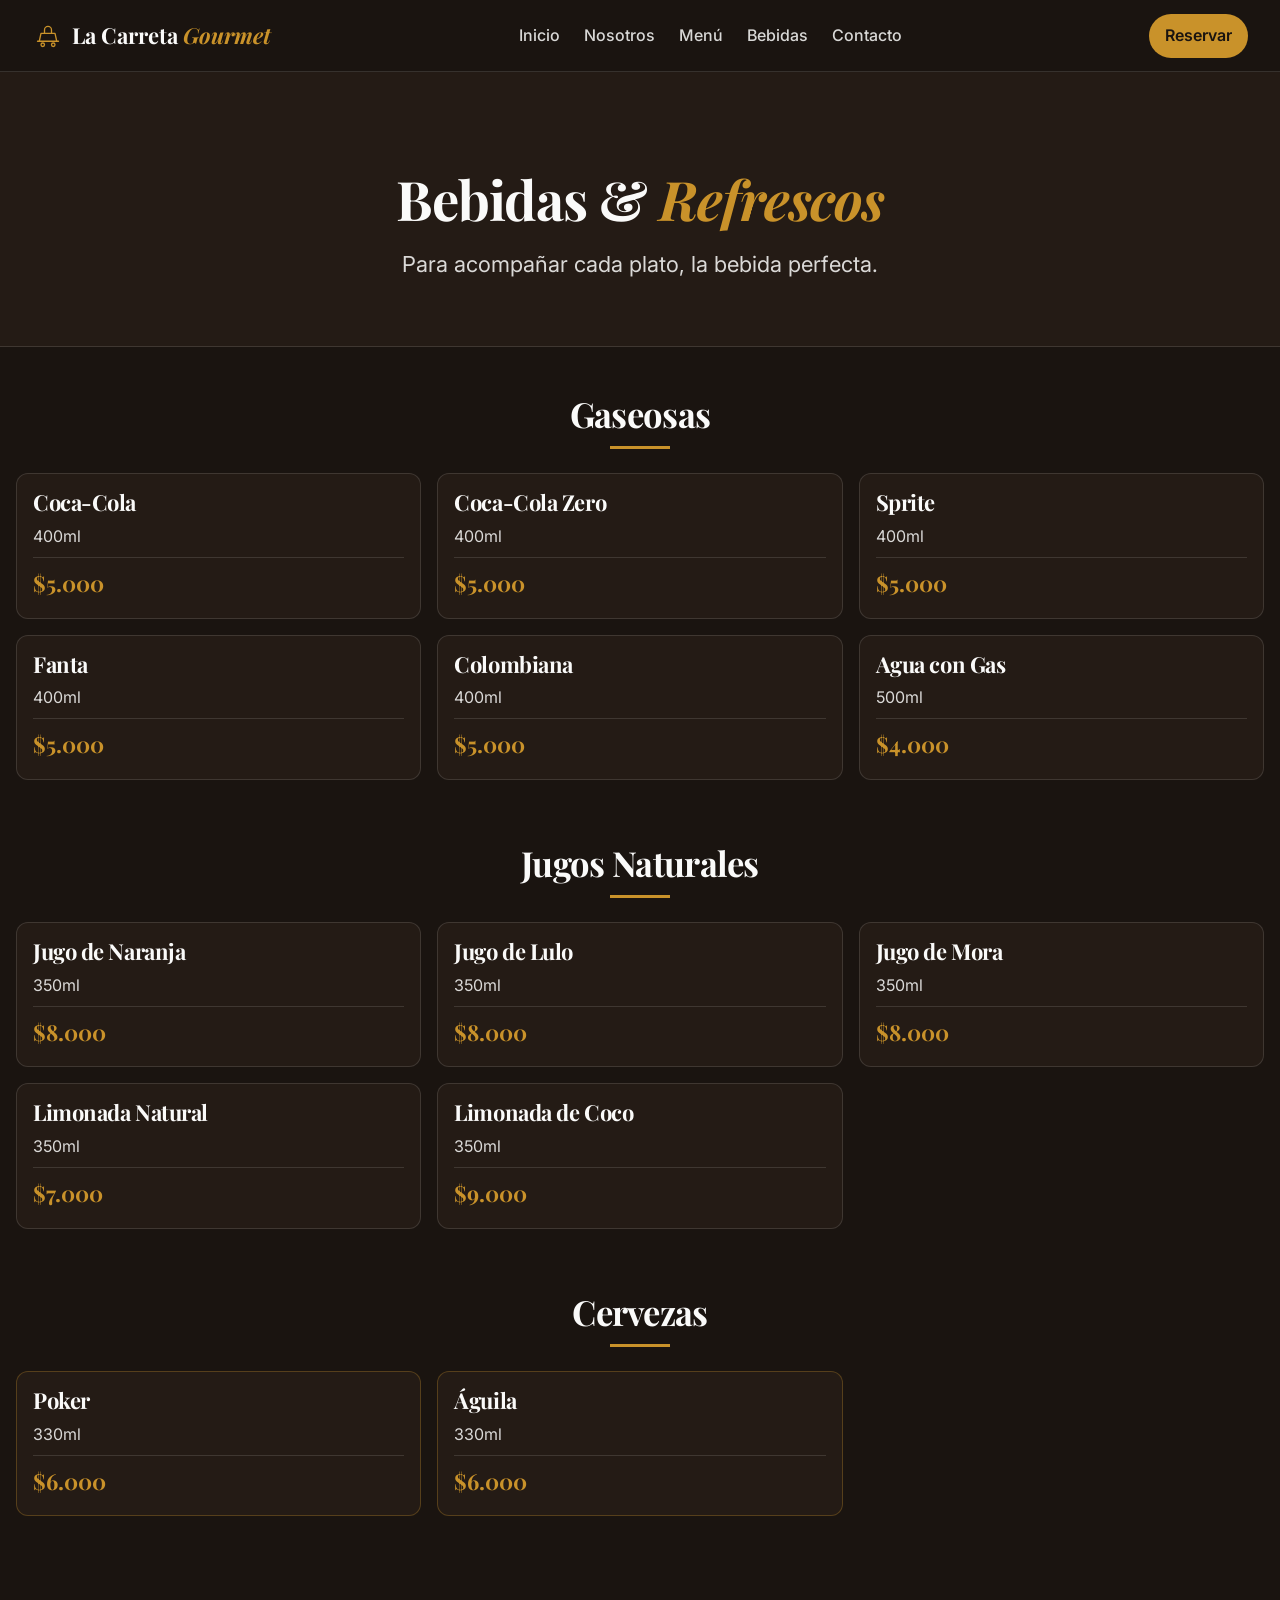
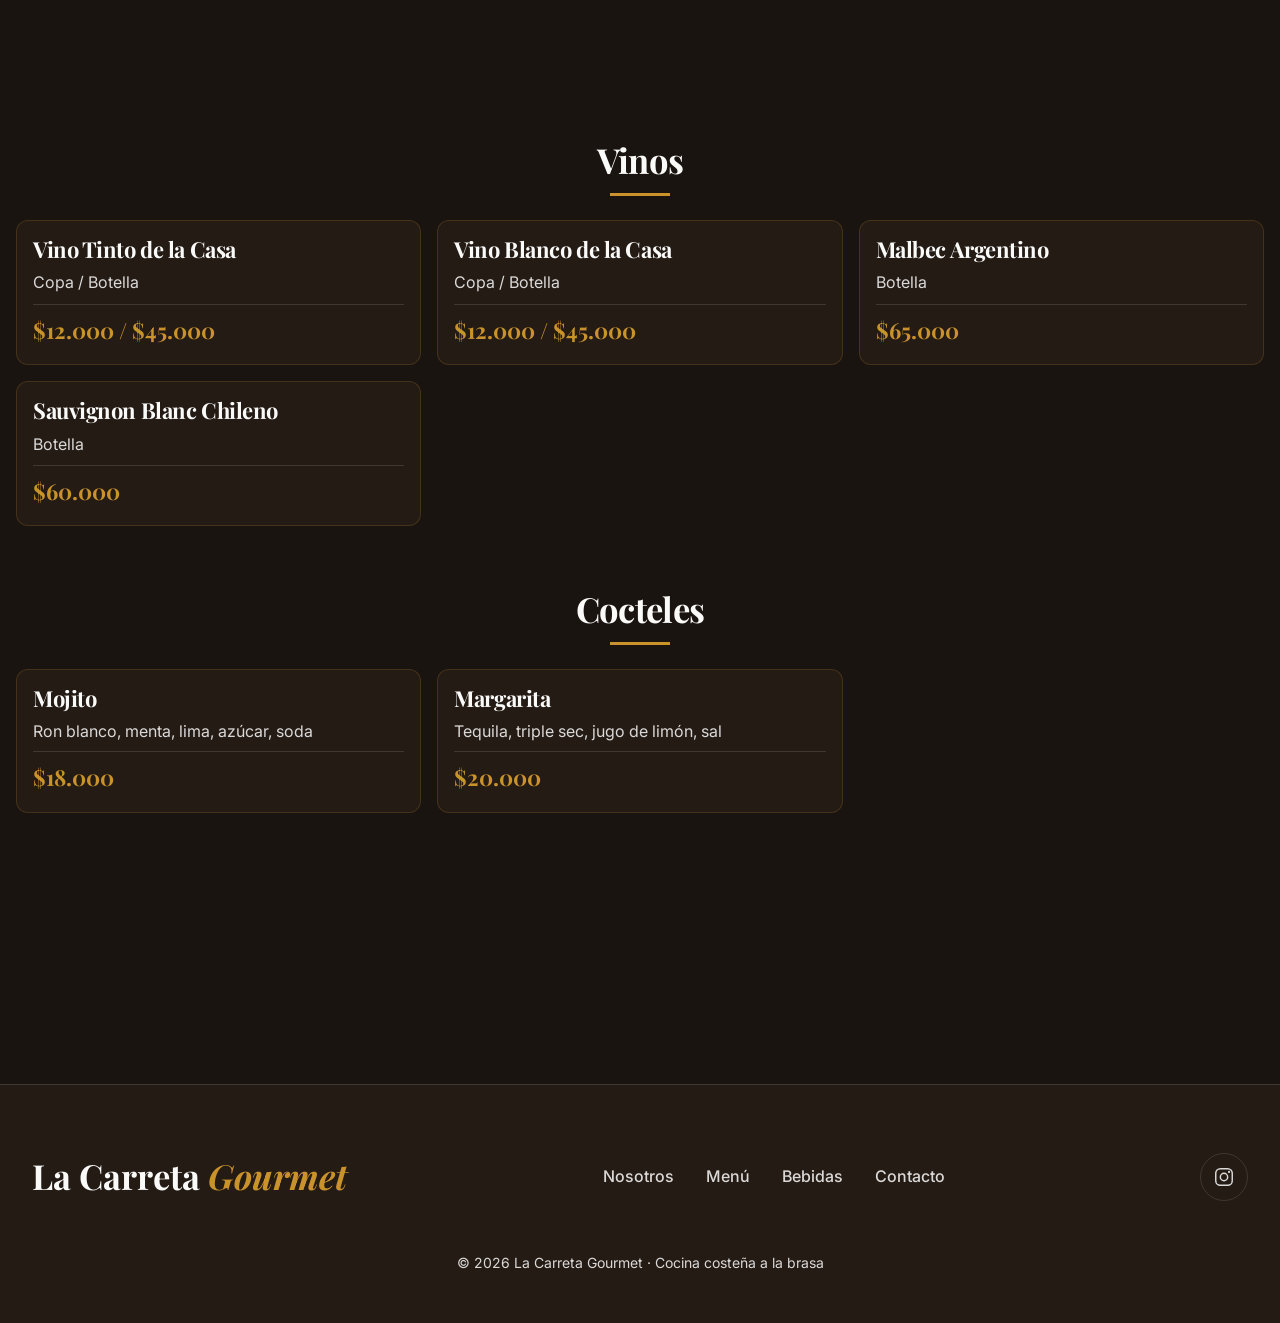
<file: bebidas.html>
<!DOCTYPE html>
<html lang="es">
<head>
  <meta charset="UTF-8" />
  <meta name="viewport" content="width=device-width, initial-scale=1" />
  <meta name="theme-color" content="#1a1410" />
  <meta name="description" content="Bebidas de La Carreta Gourmet - Gaseosas, jugos, cervezas, vinos y cocteles" />
  <title>Bebidas - La Carreta Gourmet</title>

  <link rel="preconnect" href="https://fonts.googleapis.com" />
  <link rel="preconnect" href="https://fonts.gstatic.com" crossorigin />
  <link
    href="https://fonts.googleapis.com/css2?family=Playfair+Display:ital,wght@0,500;0,600;0,700;0,800;1,500&family=Inter:wght@300;400;500;600&display=swap"
    rel="stylesheet"
  />

  <link rel="stylesheet" href="styles.css" />
  <script>document.documentElement.classList.add('js')</script>
</head>
<body>
  <a class="skip-link" href="#bebidas">Saltar al contenido</a>

  <!-- ===== NAV ===== -->
  <header class="nav" data-nav>
    <a class="nav__brand" href="index.html" aria-label="La Carreta Gourmet, inicio">
      <span class="nav__mark" aria-hidden="true">
        <svg viewBox="0 0 32 32" width="28" height="28" fill="none">
          <path d="M4 22h24M6 22l2-9h16l2 9M12 13V9a4 4 0 0 1 8 0v4" stroke="currentColor" stroke-width="1.5" stroke-linecap="round" stroke-linejoin="round"/>
          <circle cx="10" cy="26" r="2" stroke="currentColor" stroke-width="1.5"/>
          <circle cx="22" cy="26" r="2" stroke="currentColor" stroke-width="1.5"/>
        </svg>
      </span>
      <span class="nav__wordmark">
        La Carreta <em>Gourmet</em>
      </span>
    </a>

    <nav class="nav__links" data-nav-links aria-label="Principal">
      <a href="index.html">Inicio</a>
      <a href="index.html#nosotros">Nosotros</a>
      <a href="menu.html">Menú</a>
      <a href="bebidas.html" aria-current="page">Bebidas</a>
      <a href="contacto.html">Contacto</a>
    </nav>

    <a href="contacto.html" class="nav__cta">Reservar</a>

    <button class="nav__burger" data-burger aria-expanded="false" aria-controls="mobile-menu" aria-label="Abrir menú">
      <span></span><span></span><span></span>
    </button>
  </header>

  <div class="mobile-menu" id="mobile-menu" data-mobile-menu hidden>
    <a href="index.html">Inicio</a>
    <a href="index.html#nosotros">Nosotros</a>
    <a href="menu.html">Menú</a>
    <a href="bebidas.html">Bebidas</a>
    <a href="contacto.html">Contacto</a>
    <a href="contacto.html" class="nav__cta">Reserva tu mesa</a>
  </div>

  <main>
    <!-- ===== BEBIDAS HERO ===== -->
    <section class="page-hero">
      <div class="page-hero__content">
        <h1 class="page-hero__title">Bebidas & <em>Refrescos</em></h1>
        <p class="page-hero__lede">
          Para acompañar cada plato, la bebida perfecta.
        </p>
      </div>
    </section>

    <!-- ===== BEBIDAS GRID ===== -->
    <section class="bebidas-page" id="bebidas">
      <!-- GASEOSAS -->
      <div class="bebidas-section">
        <h2 class="bebidas-section__title">Gaseosas</h2>
        <div class="bebidas-grid">
          <article class="bebida-card">
            <h3 class="bebida-card__name">Coca-Cola</h3>
            <p class="bebida-card__size">400ml</p>
            <p class="bebida-card__price">$5.000</p>
          </article>
          <article class="bebida-card">
            <h3 class="bebida-card__name">Coca-Cola Zero</h3>
            <p class="bebida-card__size">400ml</p>
            <p class="bebida-card__price">$5.000</p>
          </article>
          <article class="bebida-card">
            <h3 class="bebida-card__name">Sprite</h3>
            <p class="bebida-card__size">400ml</p>
            <p class="bebida-card__price">$5.000</p>
          </article>
          <article class="bebida-card">
            <h3 class="bebida-card__name">Fanta</h3>
            <p class="bebida-card__size">400ml</p>
            <p class="bebida-card__price">$5.000</p>
          </article>
          <article class="bebida-card">
            <h3 class="bebida-card__name">Colombiana</h3>
            <p class="bebida-card__size">400ml</p>
            <p class="bebida-card__price">$5.000</p>
          </article>
          <article class="bebida-card">
            <h3 class="bebida-card__name">Agua con Gas</h3>
            <p class="bebida-card__size">500ml</p>
            <p class="bebida-card__price">$4.000</p>
          </article>
        </div>
      </div>

      <!-- JUGOS -->
      <div class="bebidas-section">
        <h2 class="bebidas-section__title">Jugos Naturales</h2>
        <div class="bebidas-grid">
          <article class="bebida-card">
            <h3 class="bebida-card__name">Jugo de Naranja</h3>
            <p class="bebida-card__size">350ml</p>
            <p class="bebida-card__price">$8.000</p>
          </article>
          <article class="bebida-card">
            <h3 class="bebida-card__name">Jugo de Lulo</h3>
            <p class="bebida-card__size">350ml</p>
            <p class="bebida-card__price">$8.000</p>
          </article>
          <article class="bebida-card">
            <h3 class="bebida-card__name">Jugo de Mora</h3>
            <p class="bebida-card__size">350ml</p>
            <p class="bebida-card__price">$8.000</p>
          </article>
          <article class="bebida-card">
            <h3 class="bebida-card__name">Limonada Natural</h3>
            <p class="bebida-card__size">350ml</p>
            <p class="bebida-card__price">$7.000</p>
          </article>
          <article class="bebida-card">
            <h3 class="bebida-card__name">Limonada de Coco</h3>
            <p class="bebida-card__size">350ml</p>
            <p class="bebida-card__price">$9.000</p>
          </article>
        </div>
      </div>

      <!-- CERVEZAS -->
      <div class="bebidas-section">
        <h2 class="bebidas-section__title">Cervezas</h2>
        <div class="bebidas-grid">
          <article class="bebida-card bebida-card--featured">
            <h3 class="bebida-card__name">Poker</h3>
            <p class="bebida-card__size">330ml</p>
            <p class="bebida-card__price">$6.000</p>
          </article>
          <article class="bebida-card bebida-card--featured">
            <h3 class="bebida-card__name">Águila</h3>
            <p class="bebida-card__size">330ml</p>
            <p class="bebida-card__price">$6.000</p>
          </article>
          <article class="bebida-card bebida-card--featured">
            <h3 class="bebida-card__name">Club Colombia</h3>
            <p class="bebida-card__size">330ml</p>
            <p class="bebida-card__price">$7.500</p>
          </article>
          <article class="bebida-card bebida-card--featured">
            <h3 class="bebida-card__name">Corona</h3>
            <p class="bebida-card__size">355ml</p>
            <p class="bebida-card__price">$9.000</p>
          </article>
          <article class="bebida-card bebida-card--featured">
            <h3 class="bebida-card__name">Stella Artois</h3>
            <p class="bebida-card__size">330ml</p>
            <p class="bebida-card__price">$10.000</p>
          </article>
        </div>
      </div>

      <!-- VINOS -->
      <div class="bebidas-section">
        <h2 class="bebidas-section__title">Vinos</h2>
        <div class="bebidas-grid">
          <article class="bebida-card bebida-card--wine">
            <h3 class="bebida-card__name">Vino Tinto de la Casa</h3>
            <p class="bebida-card__size">Copa / Botella</p>
            <p class="bebida-card__price">$12.000 / $45.000</p>
          </article>
          <article class="bebida-card bebida-card--wine">
            <h3 class="bebida-card__name">Vino Blanco de la Casa</h3>
            <p class="bebida-card__size">Copa / Botella</p>
            <p class="bebida-card__price">$12.000 / $45.000</p>
          </article>
          <article class="bebida-card bebida-card--wine">
            <h3 class="bebida-card__name">Malbec Argentino</h3>
            <p class="bebida-card__size">Botella</p>
            <p class="bebida-card__price">$65.000</p>
          </article>
          <article class="bebida-card bebida-card--wine">
            <h3 class="bebida-card__name">Sauvignon Blanc Chileno</h3>
            <p class="bebida-card__size">Botella</p>
            <p class="bebida-card__price">$60.000</p>
          </article>
        </div>
      </div>

      <!-- COCTELES -->
      <div class="bebidas-section">
        <h2 class="bebidas-section__title">Cocteles</h2>
        <div class="bebidas-grid">
          <article class="bebida-card bebida-card--cocktail">
            <h3 class="bebida-card__name">Mojito</h3>
            <p class="bebida-card__desc">Ron blanco, menta, lima, azúcar, soda</p>
            <p class="bebida-card__price">$18.000</p>
          </article>
          <article class="bebida-card bebida-card--cocktail">
            <h3 class="bebida-card__name">Margarita</h3>
            <p class="bebida-card__desc">Tequila, triple sec, jugo de limón, sal</p>
            <p class="bebida-card__price">$20.000</p>
          </article>
          <article class="bebida-card bebida-card--cocktail">
            <h3 class="bebida-card__name">Piña Colada</h3>
            <p class="bebida-card__desc">Ron, piña, leche de coco, crema</p>
            <p class="bebida-card__price">$19.000</p>
          </article>
          <article class="bebida-card bebida-card--cocktail">
            <h3 class="bebida-card__name">Coco Loco</h3>
            <p class="bebida-card__desc">Vodka, ron, tequila, coco, piña</p>
            <p class="bebida-card__price">$22.000</p>
          </article>
          <article class="bebida-card bebida-card--cocktail">
            <h3 class="bebida-card__name">Michelada</h3>
            <p class="bebida-card__desc">Cerveza, limón, sal, salsa inglesa, picante</p>
            <p class="bebida-card__price">$15.000</p>
          </article>
        </div>
      </div>
    </section>
  </main>

  <!-- ===== FOOTER ===== -->
  <footer class="footer">
    <div class="footer__inner">
      <a class="footer__brand" href="index.html">
        La Carreta <em>Gourmet</em>
      </a>
      <nav class="footer__links" aria-label="Pie de página">
        <a href="index.html#nosotros">Nosotros</a>
        <a href="menu.html">Menú</a>
        <a href="bebidas.html">Bebidas</a>
        <a href="contacto.html">Contacto</a>
      </nav>
      <a
        class="footer__ig"
        href="https://instagram.com"
        target="_blank"
        rel="noopener noreferrer"
        aria-label="Síguenos en Instagram"
      >
        <svg viewBox="0 0 24 24" width="22" height="22" fill="none" aria-hidden="true">
          <rect x="3" y="3" width="18" height="18" rx="5" stroke="currentColor" stroke-width="1.6"/>
          <circle cx="12" cy="12" r="4" stroke="currentColor" stroke-width="1.6"/>
          <circle cx="17.5" cy="6.5" r="1.2" fill="currentColor"/>
        </svg>
      </a>
    </div>
    <p class="footer__copy">
      © <span data-year></span> La Carreta Gourmet · Cocina costeña a la brasa
    </p>
  </footer>

  <script src="script.js" defer></script>
</body>
</html>
</file>
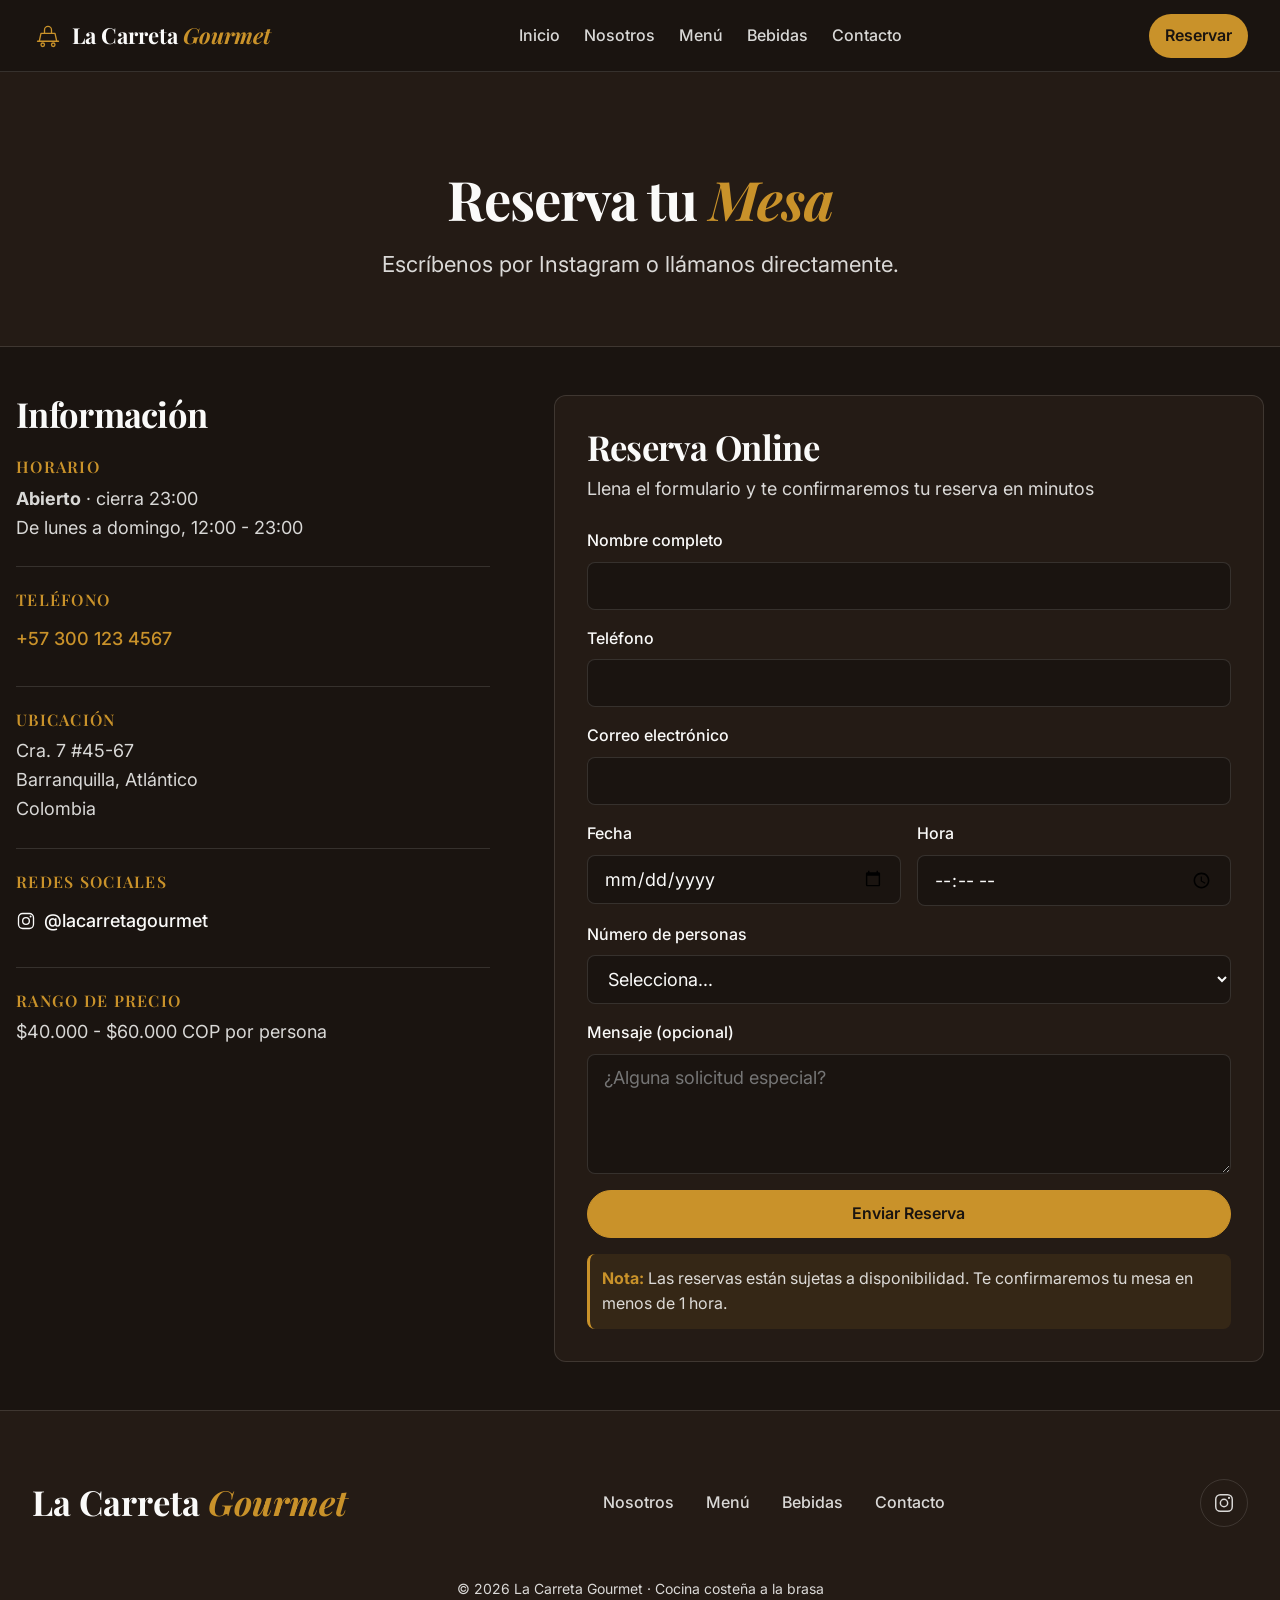
<file: contacto.html>
<!DOCTYPE html>
<html lang="es">
<head>
  <meta charset="UTF-8" />
  <meta name="viewport" content="width=device-width, initial-scale=1" />
  <meta name="theme-color" content="#1a1410" />
  <meta name="description" content="Contacto y reservas - La Carreta Gourmet" />
  <title>Contacto - La Carreta Gourmet</title>

  <link rel="preconnect" href="https://fonts.googleapis.com" />
  <link rel="preconnect" href="https://fonts.gstatic.com" crossorigin />
  <link
    href="https://fonts.googleapis.com/css2?family=Playfair+Display:ital,wght@0,500;0,600;0,700;0,800;1,500&family=Inter:wght@300;400;500;600&display=swap"
    rel="stylesheet"
  />

  <link rel="stylesheet" href="styles.css" />
  <script>document.documentElement.classList.add('js')</script>
</head>
<body>
  <a class="skip-link" href="#contacto">Saltar al contenido</a>

  <!-- ===== NAV ===== -->
  <header class="nav" data-nav>
    <a class="nav__brand" href="index.html" aria-label="La Carreta Gourmet, inicio">
      <span class="nav__mark" aria-hidden="true">
        <svg viewBox="0 0 32 32" width="28" height="28" fill="none">
          <path d="M4 22h24M6 22l2-9h16l2 9M12 13V9a4 4 0 0 1 8 0v4" stroke="currentColor" stroke-width="1.5" stroke-linecap="round" stroke-linejoin="round"/>
          <circle cx="10" cy="26" r="2" stroke="currentColor" stroke-width="1.5"/>
          <circle cx="22" cy="26" r="2" stroke="currentColor" stroke-width="1.5"/>
        </svg>
      </span>
      <span class="nav__wordmark">
        La Carreta <em>Gourmet</em>
      </span>
    </a>

    <nav class="nav__links" data-nav-links aria-label="Principal">
      <a href="index.html">Inicio</a>
      <a href="index.html#nosotros">Nosotros</a>
      <a href="menu.html">Menú</a>
      <a href="bebidas.html">Bebidas</a>
      <a href="contacto.html" aria-current="page">Contacto</a>
    </nav>

    <a href="contacto.html" class="nav__cta" aria-current="page">Reservar</a>

    <button class="nav__burger" data-burger aria-expanded="false" aria-controls="mobile-menu" aria-label="Abrir menú">
      <span></span><span></span><span></span>
    </button>
  </header>

  <div class="mobile-menu" id="mobile-menu" data-mobile-menu hidden>
    <a href="index.html">Inicio</a>
    <a href="index.html#nosotros">Nosotros</a>
    <a href="menu.html">Menú</a>
    <a href="bebidas.html">Bebidas</a>
    <a href="contacto.html">Contacto</a>
    <a href="contacto.html" class="nav__cta">Reserva tu mesa</a>
  </div>

  <main>
    <!-- ===== CONTACTO HERO ===== -->
    <section class="page-hero">
      <div class="page-hero__content">
        <h1 class="page-hero__title">Reserva tu <em>Mesa</em></h1>
        <p class="page-hero__lede">
          Escríbenos por Instagram o llámanos directamente.
        </p>
      </div>
    </section>

    <!-- ===== CONTACTO CONTENT ===== -->
    <section class="contacto-page" id="contacto">
      <div class="contacto-grid">
        <!-- INFO -->
        <div class="contacto-info">
          <h2 class="contacto-info__title">Información</h2>
          
          <div class="contacto-info__block">
            <h3 class="contacto-info__subtitle">Horario</h3>
            <p><strong>Abierto</strong> · cierra 23:00</p>
            <p>De lunes a domingo, 12:00 - 23:00</p>
          </div>

          <div class="contacto-info__block">
            <h3 class="contacto-info__subtitle">Teléfono</h3>
            <p><a href="tel:+573001234567" class="contacto-link">+57 300 123 4567</a></p>
          </div>

          <div class="contacto-info__block">
            <h3 class="contacto-info__subtitle">Ubicación</h3>
            <p>Cra. 7 #45-67<br />Barranquilla, Atlántico<br />Colombia</p>
          </div>

          <div class="contacto-info__block">
            <h3 class="contacto-info__subtitle">Redes Sociales</h3>
            <a href="https://instagram.com" target="_blank" rel="noopener" class="contacto-social">
              <svg viewBox="0 0 24 24" width="20" height="20" fill="none" aria-hidden="true">
                <rect x="3" y="3" width="18" height="18" rx="5" stroke="currentColor" stroke-width="1.6"/>
                <circle cx="12" cy="12" r="4" stroke="currentColor" stroke-width="1.6"/>
                <circle cx="17.5" cy="6.5" r="1.2" fill="currentColor"/>
              </svg>
              @lacarretagourmet
            </a>
          </div>

          <div class="contacto-info__block">
            <h3 class="contacto-info__subtitle">Rango de Precio</h3>
            <p>$40.000 - $60.000 COP por persona</p>
          </div>
        </div>

        <!-- FORM -->
        <div class="contacto-form-wrapper">
          <h2 class="contacto-form__title">Reserva Online</h2>
          <p class="contacto-form__subtitle">Llena el formulario y te confirmaremos tu reserva en minutos</p>

          <form class="contacto-form" id="reservationForm">
            <div class="form-group">
              <label for="name">Nombre completo</label>
              <input type="text" id="name" name="name" required />
            </div>

            <div class="form-group">
              <label for="phone">Teléfono</label>
              <input type="tel" id="phone" name="phone" required />
            </div>

            <div class="form-group">
              <label for="email">Correo electrónico</label>
              <input type="email" id="email" name="email" required />
            </div>

            <div class="form-row">
              <div class="form-group">
                <label for="date">Fecha</label>
                <input type="date" id="date" name="date" required />
              </div>

              <div class="form-group">
                <label for="time">Hora</label>
                <input type="time" id="time" name="time" required />
              </div>
            </div>

            <div class="form-group">
              <label for="guests">Número de personas</label>
              <select id="guests" name="guests" required>
                <option value="">Selecciona...</option>
                <option value="1">1 persona</option>
                <option value="2">2 personas</option>
                <option value="3">3 personas</option>
                <option value="4">4 personas</option>
                <option value="5">5 personas</option>
                <option value="6">6 personas</option>
                <option value="7">7 personas</option>
                <option value="8">8 personas</option>
                <option value="9+">9+ personas</option>
              </select>
            </div>

            <div class="form-group">
              <label for="message">Mensaje (opcional)</label>
              <textarea id="message" name="message" rows="4" placeholder="¿Alguna solicitud especial?"></textarea>
            </div>

            <button type="submit" class="btn btn--gold btn--full">Enviar Reserva</button>
          </form>

          <p class="contacto-form__note">
            <strong>Nota:</strong> Las reservas están sujetas a disponibilidad. Te confirmaremos tu mesa en menos de 1 hora.
          </p>
        </div>
      </div>
    </section>
  </main>

  <!-- ===== FOOTER ===== -->
  <footer class="footer">
    <div class="footer__inner">
      <a class="footer__brand" href="index.html">
        La Carreta <em>Gourmet</em>
      </a>
      <nav class="footer__links" aria-label="Pie de página">
        <a href="index.html#nosotros">Nosotros</a>
        <a href="menu.html">Menú</a>
        <a href="bebidas.html">Bebidas</a>
        <a href="contacto.html">Contacto</a>
      </nav>
      <a
        class="footer__ig"
        href="https://instagram.com"
        target="_blank"
        rel="noopener noreferrer"
        aria-label="Síguenos en Instagram"
      >
        <svg viewBox="0 0 24 24" width="22" height="22" fill="none" aria-hidden="true">
          <rect x="3" y="3" width="18" height="18" rx="5" stroke="currentColor" stroke-width="1.6"/>
          <circle cx="12" cy="12" r="4" stroke="currentColor" stroke-width="1.6"/>
          <circle cx="17.5" cy="6.5" r="1.2" fill="currentColor"/>
        </svg>
      </a>
    </div>
    <p class="footer__copy">
      © <span data-year></span> La Carreta Gourmet · Cocina costeña a la brasa
    </p>
  </footer>

  <script src="script.js" defer></script>
  <script>
    // Form submission
    document.getElementById('reservationForm').addEventListener('submit', (e) => {
      e.preventDefault();
      alert('¡Gracias por tu reserva! Te confirmaremos en breve por WhatsApp o correo.');
      e.target.reset();
    });
  </script>
</body>
</html>
</file>
<file: styles.css>
/* ========================================
   La Carreta Gourmet - Design Tokens & Reset
   ======================================== */

/* ---------- Custom properties ---------- */
:root {
  /* Colors */
  --charcoal: #1a1410;
  --charcoal-raised: #241b15;
  --gold: #c9922a;
  --gold-soft: #a87820;
  --cream: #fafaf9;
  --cream-dim: rgba(250, 250, 249, 0.85);
  --border: rgba(250, 250, 249, 0.12);
  --glass-bg: rgba(26, 20, 16, 0.65);
  --glass-blur: 8px;

  /* Typography */
  --font-display: "Playfair Display", Georgia, serif;
  --font-body: "Inter", system-ui, sans-serif;

  --text-xs: clamp(0.75rem, 0.7rem + 0.25vw, 0.875rem);
  --text-sm: clamp(0.875rem, 0.8rem + 0.35vw, 1rem);
  --text-base: clamp(1rem, 0.925rem + 0.35vw, 1.125rem);
  --text-lg: clamp(1.125rem, 1rem + 0.5vw, 1.375rem);
  --text-xl: clamp(1.5rem, 1.2rem + 1.2vw, 2.25rem);
  --text-2xl: clamp(2rem, 1.4rem + 2.5vw, 3.75rem);

  --leading-tight: 1.15;
  --leading-body: 1.6;
  --tracking-tight: -0.02em;

  /* Spacing (base 4/8) */
  --space-1: 0.25rem;
  --space-2: 0.5rem;
  --space-3: 0.75rem;
  --space-4: 1rem;
  --space-5: 1.25rem;
  --space-6: 1.5rem;
  --space-8: 2rem;
  --space-10: 2.5rem;
  --space-12: 3rem;
  --space-16: 4rem;
  --space-20: 5rem;
  --space-24: 6rem;

  /* Radii */
  --radius-sm: 8px;
  --radius-md: 12px;
  --radius-full: 999px;

  /* Shadows */
  --shadow-card: 0 2px 8px rgba(0, 0, 0, 0.3);

  /* Motion */
  --ease-out: cubic-bezier(0.23, 1, 0.32, 1);
  --ease-in-out: cubic-bezier(0.77, 0, 0.175, 1);
  --dur-fast: 150ms;
  --dur-base: 220ms;
  --dur-slow: 400ms;

  /* Z-index scale */
  --z-nav: 10;
  --z-mobile-menu: 20;
  --z-skip: 30;

  /* Layout */
  --nav-height: 72px;
  --container-max: 1320px;
}

/* ---------- Minimal reset ---------- */
*,
*::before,
*::after {
  box-sizing: border-box;
}

* {
  margin: 0;
  padding: 0;
}

html {
  scroll-behavior: smooth;
}

body {
  min-height: 100dvh;
  font-family: var(--font-body);
  font-size: var(--text-base);
  font-weight: 400;
  line-height: var(--leading-body);
  color: var(--cream);
  background-color: var(--charcoal);
  -webkit-font-smoothing: antialiased;
  -moz-osx-font-smoothing: grayscale;
}

img,
picture,
svg {
  display: block;
  max-width: 100%;
  height: auto;
}

a {
  color: inherit;
  text-decoration: none;
}

button {
  font: inherit;
  color: inherit;
  background: none;
  border: none;
  cursor: pointer;
}

ul,
ol {
  list-style: none;
}

h1,
h2,
h3,
h4 {
  font-family: var(--font-display);
  font-weight: 700;
  line-height: var(--leading-tight);
  letter-spacing: var(--tracking-tight);
  text-wrap: balance;
}

p {
  text-wrap: pretty;
}

:focus-visible {
  outline: 2px solid var(--gold);
  outline-offset: 2px;
}

/* Reduced motion */
@media (prefers-reduced-motion: reduce) {
  html {
    scroll-behavior: auto;
  }

  *,
  *::before,
  *::after {
    animation-duration: 0.01ms !important;
    animation-iteration-count: 1 !important;
    transition-duration: 0.01ms !important;
    scroll-behavior: auto !important;
  }
  
  .reveal,
  [data-reveal]:not([data-stagger]),
  [data-stagger] > * {
    opacity: 1 !important;
    transform: none !important;
    transition: none !important;
  }
}

/* ---------- Scroll reveal ---------- */
/* Disabled - was blocking content visibility */
html.js .reveal,
html.js [data-reveal]:not([data-stagger]),
html.js [data-stagger] > * {
  opacity: 1;
  transform: none;
}

@media (prefers-reduced-motion: reduce) {
  .reveal,
  [data-reveal]:not([data-stagger]),
  [data-stagger] > * {
    opacity: 1;
    transform: none;
    transition: none;
  }
  html.js .reveal,
  html.js [data-reveal]:not([data-stagger]),
  html.js [data-stagger] > * {
    opacity: 1;
    transform: none;
    transition: none;
  }
}

/* ========================================
   Site chrome
   ======================================== */

/* ---------- Skip link ---------- */
.skip-link {
  position: absolute;
  top: var(--space-4);
  left: var(--space-4);
  z-index: var(--z-skip);
  padding: var(--space-3) var(--space-4);
  font-family: var(--font-body);
  font-size: var(--text-sm);
  font-weight: 500;
  color: var(--charcoal);
  background: var(--gold);
  border-radius: var(--radius-sm);
  transform: translateY(-150%);
  transition: transform var(--dur-fast) var(--ease-out);
}

.skip-link:focus {
  transform: translateY(0);
}

/* ---------- Navigation ---------- */
.nav {
  position: sticky;
  top: 0;
  z-index: var(--z-nav);
  display: flex;
  align-items: center;
  justify-content: space-between;
  gap: var(--space-4);
  height: var(--nav-height);
  padding: 0 var(--space-4);
  background: var(--charcoal);
  border-bottom: 1px solid var(--border);
  transition: background-color var(--dur-base) var(--ease-out),
    border-color var(--dur-base) var(--ease-out),
    box-shadow var(--dur-base) var(--ease-out);
}

/* Scrolled (glass) state — toggled via JS on scrollY > 50 */
.nav--scrolled {
  background: var(--glass-bg);
  -webkit-backdrop-filter: blur(var(--glass-blur));
  backdrop-filter: blur(var(--glass-blur));
  border-bottom-color: transparent;
  box-shadow: 0 4px 24px rgba(0, 0, 0, 0.35);
}

.nav__brand {
  display: inline-flex;
  align-items: center;
  gap: var(--space-2);
  min-height: 44px;
  padding: var(--space-2) 0;
  font-family: var(--font-display);
  font-size: var(--text-lg);
  font-weight: 700;
  color: var(--cream);
}

.nav__brand em {
  font-style: italic;
  color: var(--gold);
}

.nav__mark {
  display: inline-flex;
  align-items: center;
  justify-content: center;
  width: 32px;
  height: 32px;
  color: var(--gold);
}

.nav__links {
  display: none;
  align-items: center;
  gap: var(--space-6);
}

.nav__links a {
  display: inline-flex;
  align-items: center;
  min-height: 44px;
  padding: var(--space-2) 0;
  font-size: var(--text-sm);
  font-weight: 500;
  color: var(--cream-dim);
  transition: color var(--dur-fast) var(--ease-out);
}

.nav__links a:hover {
  color: var(--gold);
}

.nav__cta {
  display: none;
  align-items: center;
  justify-content: center;
  min-height: 44px;
  padding: var(--space-2) var(--space-4);
  font-size: var(--text-sm);
  font-weight: 600;
  color: var(--charcoal);
  background: var(--gold);
  border-radius: var(--radius-full);
  transition: background-color var(--dur-fast) var(--ease-out),
    transform var(--dur-fast) var(--ease-out);
}

.nav__cta:hover {
  background: var(--gold-soft);
}

.nav__cta:active {
  transform: scale(0.97);
}

/* ---------- Burger ---------- */
.nav__burger {
  display: inline-flex;
  flex-direction: column;
  align-items: center;
  justify-content: center;
  gap: 5px;
  width: 48px;
  height: 48px;
  color: var(--cream);
  border-radius: var(--radius-sm);
}

.nav__burger span {
  display: block;
  width: 24px;
  height: 2px;
  background: currentColor;
  transition: transform var(--dur-base) var(--ease-out),
    opacity var(--dur-base) var(--ease-out);
}

.nav__burger[aria-expanded="true"] span:nth-child(1) {
  transform: translateY(7px) rotate(45deg);
}

.nav__burger[aria-expanded="true"] span:nth-child(2) {
  opacity: 0;
}

.nav__burger[aria-expanded="true"] span:nth-child(3) {
  transform: translateY(-7px) rotate(-45deg);
}

@media (min-width: 768px) {
  .nav {
    padding: 0 var(--space-8);
  }

  .nav__links,
  .nav__cta {
    display: inline-flex;
  }

  .nav__burger {
    display: none;
  }
}

/* ---------- Smooth-scroll offset ---------- */
section[id] {
  scroll-margin-top: var(--nav-height);
}

/* ---------- Mobile menu ---------- */
.mobile-menu {
  position: fixed;
  inset: var(--nav-height) 0 auto 0;
  z-index: var(--z-mobile-menu);
  display: flex;
  flex-direction: column;
  gap: var(--space-2);
  padding: var(--space-6) var(--space-4) var(--space-8);
  background: var(--charcoal-raised);
  border-bottom: 1px solid var(--border);
  transform-origin: top;
  transform: scaleY(1);
  opacity: 1;
  transition: opacity var(--dur-base) var(--ease-out),
    transform var(--dur-base) var(--ease-out);
}

.mobile-menu[hidden] {
  display: none;
  transform: scaleY(0.95);
  opacity: 0;
}

.mobile-menu a {
  display: flex;
  align-items: center;
  min-height: 48px;
  padding: var(--space-2) 0;
  font-size: var(--text-lg);
  font-weight: 500;
  color: var(--cream);
  border-bottom: 1px solid var(--border);
}

.mobile-menu a:last-of-type {
  border-bottom: none;
}

.mobile-menu .nav__cta {
  display: inline-flex;
  margin-top: var(--space-4);
  color: var(--charcoal);
}

/* ---------- Footer ---------- */
.footer {
  padding: var(--space-12) var(--space-4) var(--space-8);
  background: var(--charcoal-raised);
  border-top: 1px solid var(--border);
}

.footer__inner {
  display: flex;
  flex-direction: column;
  align-items: center;
  gap: var(--space-6);
  max-width: var(--container-max);
  margin: 0 auto;
}

.footer__brand {
  font-family: var(--font-display);
  font-size: var(--text-xl);
  font-weight: 700;
  color: var(--cream);
}

.footer__brand em {
  font-style: italic;
  color: var(--gold);
}

.footer__links {
  display: flex;
  flex-wrap: wrap;
  justify-content: center;
  gap: var(--space-4) var(--space-8);
}

.footer__links a {
  display: inline-flex;
  align-items: center;
  min-height: 44px;
  font-size: var(--text-sm);
  font-weight: 500;
  color: var(--cream-dim);
  transition: color var(--dur-fast) var(--ease-out);
}

.footer__links a:hover {
  color: var(--gold);
}

.footer__ig {
  display: inline-flex;
  align-items: center;
  justify-content: center;
  width: 48px;
  height: 48px;
  color: var(--cream-dim);
  border: 1px solid var(--border);
  border-radius: var(--radius-full);
  transition: color var(--dur-fast) var(--ease-out),
    border-color var(--dur-fast) var(--ease-out),
    transform var(--dur-fast) var(--ease-out);
}

.footer__ig:hover {
  color: var(--gold);
  border-color: var(--gold);
}

.footer__ig:active {
  transform: scale(0.97);
}

.footer__copy {
  margin-top: var(--space-8);
  font-size: var(--text-xs);
  color: var(--cream-dim);
  text-align: center;
}

@media (min-width: 768px) {
  .footer {
    padding: var(--space-16) var(--space-8) var(--space-12);
  }

  .footer__inner {
    flex-direction: row;
    justify-content: space-between;
    gap: var(--space-8);
  }

  .footer__links {
    justify-content: flex-start;
  }

  .footer__copy {
    margin-top: var(--space-12);
  }
}

/* ========================================
   Sections
   ======================================== */

/* ---------- Hero ---------- */
.hero {
  position: relative;
  display: flex;
  align-items: flex-end;
  min-height: max(600px, 100dvh);
  padding: var(--space-6);
  overflow: hidden;
}

.hero__bg {
  position: absolute;
  inset: 0;
  z-index: 0;
}

.hero__bg img {
  width: 100%;
  height: 100%;
  object-fit: cover;
}

.hero__scrim {
  position: absolute;
  inset: 0;
  background: linear-gradient(
    180deg,
    rgba(26, 20, 16, 0.35) 0%,
    rgba(26, 20, 16, 0.65) 60%,
    rgba(26, 20, 16, 0.85) 100%
  );
}

.hero__grain {
  position: absolute;
  inset: 0;
  opacity: 0.35;
  background-image:
    radial-gradient(circle at 50% 50%, rgba(245, 239, 230, 0.04) 0%, transparent 60%),
    linear-gradient(90deg, rgba(245, 239, 230, 0.03) 1px, transparent 1px),
    linear-gradient(rgba(245, 239, 230, 0.03) 1px, transparent 1px);
  background-size: 100% 100%, 3px 3px, 3px 3px;
  mix-blend-mode: overlay;
  pointer-events: none;
}

.hero__content {
  position: relative;
  z-index: 1;
  width: 100%;
  max-width: var(--container-max);
  margin: 0 auto;
  padding-bottom: var(--space-12);
}

.hero__kicker {
  margin-bottom: var(--space-3);
  font-family: var(--font-body);
  font-size: var(--text-xs);
  font-weight: 600;
  letter-spacing: 0.12em;
  text-transform: uppercase;
  color: var(--gold);
}

.hero__title {
  max-width: 14ch;
  margin-bottom: var(--space-4);
  font-size: clamp(1.75rem, 1.2rem + 2.5vw, 3rem);
  font-weight: 700;
  color: var(--cream);
}

.hero__title em {
  font-style: italic;
  color: var(--gold);
}

.hero__lede {
  max-width: 55ch;
  margin-bottom: var(--space-6);
  font-size: var(--text-base);
  color: var(--cream-dim);
}

.hero__rating {
  display: inline-flex;
  align-items: center;
  gap: var(--space-2);
  margin-bottom: var(--space-6);
  padding: var(--space-2) var(--space-3);
  background: rgba(26, 20, 16, 0.5);
  border: 1px solid var(--border);
  border-radius: var(--radius-full);
}

.hero__rating-text {
  font-size: var(--text-sm);
  color: var(--cream-dim);
}

.hero__rating-text strong {
  color: var(--cream);
}

.hero__actions {
  display: flex;
  flex-wrap: wrap;
  gap: var(--space-3);
}

/* ---------- Buttons ---------- */
.btn {
  display: inline-flex;
  align-items: center;
  justify-content: center;
  min-height: 48px;
  padding: var(--space-2) var(--space-6);
  font-family: var(--font-body);
  font-size: var(--text-sm);
  font-weight: 600;
  border-radius: var(--radius-full);
  transition: background-color var(--dur-fast) var(--ease-out),
    color var(--dur-fast) var(--ease-out),
    border-color var(--dur-fast) var(--ease-out),
    transform var(--dur-fast) var(--ease-out);
}

.btn:active {
  transform: scale(0.97);
}

.btn--ghost {
  color: var(--cream);
  background: transparent;
  border: 1px solid var(--border);
}

.btn--ghost:hover {
  color: var(--gold);
  border-color: var(--gold);
}

.btn--gold {
  color: var(--charcoal);
  background: var(--gold);
  border: 1px solid var(--gold);
}

.btn--gold:hover {
  background: var(--gold-soft);
  border-color: var(--gold-soft);
}

@media (min-width: 768px) {
  .hero {
    align-items: center;
    padding: var(--space-12);
  }

  .hero__title {
    font-size: var(--text-2xl);
  }

  .hero__content {
    padding-bottom: 0;
  }

  .hero__actions {
    flex-direction: row;
  }
}

@media (min-width: 1024px) {
  .hero {
    padding: var(--space-16);
  }

  .hero__content {
    max-width: 1200px;
  }
}

@media (min-width: 1440px) {
  .hero {
    padding: var(--space-20);
  }

  .hero__content {
    max-width: var(--container-max);
  }
}

/* ---------- Hero entrance animations (additive, CSS-only) ---------- */
@keyframes hero-blur-in {
  from {
    opacity: 0;
    filter: blur(12px);
    transform: translateY(16px);
  }
  to {
    opacity: 1;
    filter: blur(0);
    transform: translateY(0);
  }
}

@keyframes hero-fade-up {
  from {
    opacity: 0;
    transform: translateY(20px);
  }
  to {
    opacity: 1;
    transform: translateY(0);
  }
}

@keyframes hero-kenburns {
  from {
    transform: scale(1);
  }
  to {
    transform: scale(1.08);
  }
}

/* Slow zoom on the hero background image — premium, continuous, subtle */
.hero__bg img {
  animation: hero-kenburns 18s var(--ease-out) 0.2s forwards;
}

/* Staggered entrance — blur-in on the title (the hero moment), fade-up on the rest */
.hero__kicker {
  animation: hero-fade-up 0.7s var(--ease-out) 0.15s both;
}

.hero__title {
  animation: hero-blur-in 0.9s var(--ease-out) 0.3s both;
}

.hero__lede {
  animation: hero-fade-up 0.7s var(--ease-out) 0.55s both;
}

.hero__rating {
  animation: hero-fade-up 0.7s var(--ease-out) 0.7s both;
}

.hero__actions {
  animation: hero-fade-up 0.7s var(--ease-out) 0.85s both;
}

/* ---------- About ---------- */
.about {
  display: grid;
  grid-template-columns: 1fr;
  gap: var(--space-8);
  max-width: var(--container-max);
  margin: 0 auto;
  padding: var(--space-16) var(--space-4);
}

.about__media {
  order: -1;
}

.about__frame {
  position: relative;
}

.about__frame img {
  width: 100%;
  border-radius: var(--radius-md);
}

.about__text .section-title {
  margin-bottom: var(--space-4);
}

.section-title {
  margin-bottom: var(--space-4);
  font-size: var(--text-xl);
  font-weight: 700;
  color: var(--cream);
}

.section-title em {
  font-style: italic;
  color: var(--gold);
}

.section-sub {
  max-width: 60ch;
  margin-bottom: var(--space-6);
  color: var(--cream-dim);
}

.prose {
  display: flex;
  flex-direction: column;
  gap: var(--space-4);
  margin-bottom: var(--space-8);
  color: var(--cream-dim);
}

.about__stats {
  display: flex;
  align-items: center;
  gap: var(--space-4);
  padding-top: var(--space-6);
  border-top: 1px solid var(--border);
}

.about__stats li {
  display: flex;
  flex-direction: column;
  gap: var(--space-1);
}

.about__stat-sep {
  width: 1px;
  height: 32px;
  background: var(--border);
}

.about__stat-num {
  font-family: var(--font-display);
  font-size: var(--text-xl);
  font-weight: 700;
  color: var(--cream);
}

.star-dot {
  margin-left: var(--space-1);
  font-size: var(--text-sm);
  color: var(--gold);
}

.about__stat-label {
  font-size: var(--text-xs);
  color: var(--cream-dim);
  text-transform: lowercase;
}

@media (min-width: 768px) {
  .about {
    grid-template-columns: 1fr 1fr;
    gap: var(--space-12);
    align-items: center;
    padding: var(--space-20) var(--space-8);
  }

  .about__media {
    order: 1;
  }

  .about__text {
    order: 0;
  }

  .about__seal {
    right: calc(var(--space-4) * -1);
    bottom: var(--space-6);
    width: 130px;
    height: 130px;
  }
}

@media (min-width: 1024px) {
  .about {
    gap: var(--space-16);
  }
}

/* ---------- Menu ---------- */
.menu {
  padding: var(--space-16) var(--space-4);
  background: var(--charcoal);
}

.menu__head {
  max-width: var(--container-max);
  margin: 0 auto var(--space-10);
  text-align: center;
}

.menu__head .section-title {
  margin-bottom: var(--space-3);
}

.filters {
  display: flex;
  flex-wrap: wrap;
  justify-content: center;
  gap: var(--space-2);
  margin-top: var(--space-8);
}

.filter {
  display: inline-flex;
  align-items: center;
  justify-content: center;
  min-height: 44px;
  padding: var(--space-2) var(--space-4);
  font-family: var(--font-body);
  font-size: var(--text-sm);
  font-weight: 500;
  color: var(--cream-dim);
  background: transparent;
  border: 1px solid var(--border);
  border-radius: var(--radius-full);
  cursor: pointer;
  transition: color var(--dur-fast) var(--ease-out),
    background-color var(--dur-fast) var(--ease-out),
    border-color var(--dur-fast) var(--ease-out),
    transform var(--dur-fast) var(--ease-out);
}

.filter:hover {
  color: var(--gold);
  border-color: var(--gold);
}

.filter:active {
  transform: scale(0.97);
}

.filter.is-active {
  color: var(--charcoal);
  background: var(--gold);
  border-color: var(--gold);
}

.menu__grid {
  position: relative;
  display: grid;
  grid-template-columns: 1fr;
  gap: var(--space-4);
  max-width: var(--container-max);
  margin: 0 auto;
}

.dish {
  position: relative;
  display: flex;
  flex-direction: column;
  gap: var(--space-2);
  padding: var(--space-5);
  transition: transform var(--dur-base) var(--ease-out),
    opacity var(--dur-base) var(--ease-out),
    background-color var(--dur-base) var(--ease-out);
}

.dish.glass {
  background: rgba(26, 20, 16, 0.55);
  backdrop-filter: blur(8px);
  -webkit-backdrop-filter: blur(8px);
  border: 1px solid var(--border);
  border-radius: var(--radius-md);
}

.dish:hover {
  transform: translateY(-2px);
}

.dish.glass:hover {
  background: rgba(26, 20, 16, 0.59);
}

.dish[hidden] {
  display: none;
}

.dish__tag {
  align-self: flex-start;
  padding: var(--space-1) var(--space-3);
  font-size: var(--text-xs);
  font-weight: 600;
  letter-spacing: 0.04em;
  text-transform: uppercase;
  color: var(--charcoal);
  background: var(--gold);
  border-radius: var(--radius-full);
}

.dish__name {
  font-family: var(--font-display);
  font-size: var(--text-lg);
  font-weight: 700;
  color: var(--cream);
}

.dish__note {
  font-size: var(--text-sm);
  color: var(--cream-dim);
}

.dish__price {
  margin-top: auto;
  padding-top: var(--space-3);
  font-family: var(--font-display);
  font-size: var(--text-lg);
  font-weight: 700;
  color: var(--gold);
  border-top: 1px solid var(--border);
}

.menu__note {
  grid-column: 1 / -1;
  padding: var(--space-8) var(--space-4);
  font-size: var(--text-base);
  text-align: center;
  color: var(--cream-dim);
}

.menu__note[hidden] {
  display: none;
}

@media (min-width: 768px) {
  .menu__grid {
    grid-template-columns: repeat(auto-fit, minmax(280px, 1fr));
  }
}

/* ---------- Star ratings ---------- */
.stars {
  display: inline-flex;
  align-items: center;
  gap: 4px;
}

.stars svg {
  flex: 0 0 auto;
  display: block;
}

/* ---------- Reviews ---------- */
.reviews {
  padding: var(--space-16) var(--space-4);
  background: var(--charcoal);
}

.reviews__head {
  display: flex;
  align-items: flex-end;
  justify-content: space-between;
  gap: var(--space-4);
  max-width: var(--container-max);
  margin: 0 auto var(--space-10);
}

.reviews__controls {
  display: flex;
  gap: var(--space-2);
}

.review-nav {
  display: inline-flex;
  align-items: center;
  justify-content: center;
  width: 44px;
  height: 44px;
  color: var(--cream);
  background: transparent;
  border: 1px solid var(--border);
  border-radius: 50%;
  cursor: pointer;
  transition: color var(--dur-fast) var(--ease-out),
    border-color var(--dur-fast) var(--ease-out),
    background-color var(--dur-fast) var(--ease-out),
    transform var(--dur-fast) var(--ease-out);
}

.review-nav:hover:not(:disabled) {
  color: var(--gold);
  border-color: var(--gold);
}

.review-nav:active:not(:disabled) {
  transform: scale(0.97);
}

.review-nav:disabled {
  color: var(--cream-dim);
  border-color: var(--border);
  opacity: 0.4;
  cursor: not-allowed;
}

.reviews__track {
  display: flex;
  gap: var(--space-4);
  max-width: var(--container-max);
  margin: 0 auto;
  overflow-x: auto;
  scroll-snap-type: x mandatory;
  scrollbar-width: none;
}

.reviews__track::-webkit-scrollbar {
  display: none;
}

.reviews__track:focus-visible {
  outline: 2px solid var(--gold);
  outline-offset: 4px;
}

.review {
  flex: 0 0 85%;
  min-width: 280px;
  display: flex;
  flex-direction: column;
  gap: var(--space-4);
  padding: var(--space-6);
  background: var(--charcoal-raised);
  border-top: 3px solid var(--gold);
  border-radius: var(--radius-md);
  scroll-snap-align: start;
}

.review blockquote {
  flex: 1 1 auto;
  font-family: var(--font-display);
  font-size: var(--text-lg);
  line-height: var(--leading-tight);
  color: var(--cream);
}

.review figcaption {
  display: flex;
  flex-direction: column;
  gap: var(--space-1);
  padding-top: var(--space-4);
  border-top: 1px solid var(--border);
}

.review__name {
  font-weight: 600;
  color: var(--cream);
}

.review__src {
  font-size: var(--text-sm);
  color: var(--cream-dim);
}

@media (min-width: 768px) {
  .review {
    flex: 0 0 calc(50% - var(--space-2));
  }
}

@media (min-width: 1024px) {
  .review {
    flex: 0 0 calc((100% - 2 * var(--space-4)) / 3);
  }
}

/* ---------- Visit ---------- */
.visit {
  padding: var(--space-16) var(--space-4);
  background: var(--charcoal);
}

.visit__grid {
  display: grid;
  grid-template-columns: 1fr;
  gap: var(--space-8);
  max-width: var(--container-max);
  margin: 0 auto;
}

.visit__col {
  display: flex;
  flex-direction: column;
  gap: var(--space-6);
}

.visit .section-title {
  margin-bottom: var(--space-3);
}

.info {
  display: grid;
  gap: var(--space-4);
}

.info__row {
  display: grid;
  grid-template-columns: 1fr;
  gap: var(--space-1);
  padding-bottom: var(--space-4);
  border-bottom: 1px solid var(--border);
}

.info__row dt {
  font-size: var(--text-xs);
  font-weight: 600;
  letter-spacing: 0.08em;
  text-transform: uppercase;
  color: var(--gold);
}

.info__row dd {
  color: var(--cream-dim);
}

.info__strong {
  font-weight: 600;
  color: var(--cream);
}

.link-ig {
  display: inline-flex;
  align-items: center;
  gap: var(--space-2);
  min-height: 44px;
  font-weight: 500;
  color: var(--gold);
  transition: color var(--dur-fast) var(--ease-out);
}

.link-ig:hover {
  color: var(--cream);
}

.link-ig svg {
  flex: 0 0 auto;
  transition: transform var(--dur-fast) var(--ease-out);
}

.link-ig:hover svg {
  transform: translateX(2px);
}

.hours-card {
  padding: var(--space-6);
  background: var(--charcoal-raised);
  border: 1px solid var(--border);
  border-radius: var(--radius-md);
}

.hours-card__title {
  margin-bottom: var(--space-4);
  font-size: var(--text-lg);
  color: var(--cream);
}

.hours-card__list {
  display: grid;
  gap: var(--space-3);
  margin-bottom: var(--space-6);
}

.hours-card__list li {
  display: flex;
  align-items: center;
  justify-content: space-between;
  gap: var(--space-4);
  padding-bottom: var(--space-3);
  border-bottom: 1px solid var(--border);
  color: var(--cream-dim);
}

.hours-card__list li:last-child {
  padding-bottom: 0;
  border-bottom: none;
}

.hours-card__list li span:first-child {
  color: var(--cream);
}

.hours-card__status {
  display: inline-flex;
  align-items: center;
  gap: var(--space-2);
  font-size: var(--text-sm);
  font-weight: 500;
  color: var(--cream);
}

.status-dot {
  display: inline-block;
  width: 8px;
  height: 8px;
  background: var(--gold);
  border-radius: 50%;
}

@media (min-width: 768px) {
  .visit {
    padding: var(--space-20) var(--space-8);
  }

  .visit__grid {
    grid-template-columns: 1fr 1fr;
    gap: var(--space-12);
    align-items: start;
  }

  .info__row {
    grid-template-columns: 160px 1fr;
    gap: var(--space-4);
    align-items: baseline;
  }
}

@media (min-width: 1024px) {
  .visit__grid {
    gap: var(--space-16);
  }
}


/* ========================================
   New Pages Styles
   ======================================== */

/* ---------- Sticky Reservation Button (2026 trend) ---------- */
.sticky-reserve {
  position: fixed;
  bottom: var(--space-4);
  right: var(--space-4);
  z-index: 100;
  display: none;
}

.sticky-reserve .btn {
  box-shadow: 0 4px 12px rgba(0, 0, 0, 0.4);
}

@media (max-width: 767px) {
  .sticky-reserve {
    display: block;
  }
}

/* ---------- Menu Preview (Home) ---------- */
.menu-preview {
  padding: var(--space-20) var(--space-4);
  background: var(--charcoal);
}

.menu-preview__head {
  max-width: var(--container-max);
  margin: 0 auto var(--space-12);
  text-align: center;
}

.menu-preview__head .section-title {
  margin-bottom: var(--space-3);
}

/* Center the subtext block itself (text-align alone won't, due to max-width) */
.menu-preview__head .section-sub {
  margin-left: auto;
  margin-right: auto;
}

.menu-preview__grid {
  display: grid;
  grid-template-columns: 1fr;
  gap: var(--space-6);
  max-width: var(--container-max);
  margin: 0 auto var(--space-12);
}

@media (min-width: 640px) {
  .menu-preview__grid {
    grid-template-columns: repeat(2, 1fr);
  }
}

@media (min-width: 1024px) {
  .menu-preview__grid {
    grid-template-columns: repeat(3, 1fr);
  }
}

/* ---------- Menu Preview Card ---------- */
.menu-preview__card {
  position: relative;
  display: flex;
  flex-direction: column;
  gap: var(--space-3);
  padding: var(--space-8) var(--space-6);
  background: var(--charcoal-raised);
  border: 1px solid var(--border);
  border-radius: var(--radius-md);
  text-align: center;
  transition: transform var(--dur-base) var(--ease-out),
    border-color var(--dur-base) var(--ease-out),
    box-shadow var(--dur-base) var(--ease-out);
  overflow: hidden;
}

.menu-preview__card::before {
  content: '';
  position: absolute;
  top: 0;
  left: 0;
  right: 0;
  height: 4px;
  background: var(--gold);
  transform: scaleX(0);
  transform-origin: left;
  transition: transform var(--dur-slow) var(--ease-out);
}

.menu-preview__card:hover {
  transform: translateY(-6px);
  border-color: var(--gold);
  box-shadow: 0 8px 24px rgba(201, 146, 42, 0.15);
}

.menu-preview__card:hover::before {
  transform: scaleX(1);
}

.menu-preview__card-icon {
  font-size: 3rem;
  line-height: 1;
  opacity: 0.9;
}

.menu-preview__card-title {
  font-family: var(--font-display);
  font-size: var(--text-xl);
  font-weight: 700;
  color: var(--cream);
}

.menu-preview__card-desc {
  flex: 1;
  font-size: var(--text-sm);
  line-height: 1.6;
  color: var(--cream-dim);
}

.menu-preview__card-link {
  display: inline-flex;
  align-items: center;
  justify-content: center;
  gap: var(--space-2);
  font-size: var(--text-sm);
  font-weight: 600;
  color: var(--gold);
  transition: gap var(--dur-base) var(--ease-out);
}

.menu-preview__card:hover .menu-preview__card-link {
  gap: var(--space-3);
}

.menu-preview__cta {
  text-align: center;
}

.btn--large {
  padding: var(--space-4) var(--space-8);
  font-size: var(--text-lg);
}

/* ---------- Page Hero ---------- */
.page-hero {
  padding: var(--space-20) var(--space-4) var(--space-12);
  background: var(--charcoal-raised);
  border-bottom: 1px solid var(--border);
}

.page-hero__content {
  max-width: var(--container-max);
  margin: 0 auto;
  text-align: center;
}

.page-hero__title {
  margin-bottom: var(--space-4);
  font-size: var(--text-2xl);
  font-weight: 700;
  color: var(--cream);
}

.page-hero__title em {
  font-style: italic;
  color: var(--gold);
}

.page-hero__lede {
  max-width: 60ch;
  margin: 0 auto;
  font-size: var(--text-lg);
  color: var(--cream-dim);
}

@media (min-width: 768px) {
  .page-hero {
    padding: var(--space-24) var(--space-8) var(--space-16);
  }
}

/* ---------- Menu Page ---------- */
.menu-page {
  max-width: var(--container-max);
  margin: 0 auto;
  padding: var(--space-12) var(--space-4);
}

.menu-page__header {
  max-width: 70ch;
  margin: 0 auto var(--space-10);
  text-align: center;
}

.menu-page__title {
  margin-bottom: var(--space-3);
  font-family: var(--font-display);
  font-size: var(--text-2xl);
  font-weight: 700;
  color: var(--cream);
}

.menu-page__title em {
  font-style: italic;
  color: var(--gold);
}

.menu-page__subtitle {
  font-size: var(--text-lg);
  color: var(--cream-dim);
  line-height: 1.6;
}

.menu-page__filters {
  display: flex;
  flex-wrap: wrap;
  justify-content: center;
  gap: var(--space-2);
  margin-bottom: var(--space-12);
}

.menu-page__grid {
  display: grid;
  grid-template-columns: 1fr;
  gap: var(--space-6);
}

@media (min-width: 640px) {
  .menu-page__grid {
    grid-template-columns: repeat(2, 1fr);
  }
}

@media (min-width: 1024px) {
  .menu-page__grid {
    grid-template-columns: repeat(3, 1fr);
  }
}

/* ---------- Menu Card ---------- */
.menu-card {
  display: flex;
  flex-direction: column;
  background: var(--charcoal-raised);
  border: 1px solid var(--border);
  border-radius: var(--radius-md);
  overflow: hidden;
  transition: transform var(--dur-base) var(--ease-out),
    border-color var(--dur-base) var(--ease-out);
}

.menu-card:hover {
  transform: translateY(-4px);
  border-color: var(--gold);
}

.menu-card__image {
  width: 100%;
  height: 240px;
  overflow: hidden;
}

.menu-card__image img {
  width: 100%;
  height: 100%;
  object-fit: cover;
  transition: transform var(--dur-slow) var(--ease-out);
}

.menu-card:hover .menu-card__image img {
  transform: scale(1.05);
}

.menu-card__content {
  display: flex;
  flex-direction: column;
  gap: var(--space-2);
  padding: var(--space-4);
}

.menu-card__badge {
  align-self: flex-start;
  padding: var(--space-1) var(--space-3);
  font-size: var(--text-xs);
  font-weight: 600;
  text-transform: uppercase;
  letter-spacing: 0.04em;
  color: var(--cream-dim);
  background: rgba(245, 239, 230, 0.1);
  border-radius: var(--radius-full);
}

.menu-card__badge--gold {
  color: var(--charcoal);
  background: var(--gold);
}

.menu-card__name {
  font-family: var(--font-display);
  font-size: var(--text-lg);
  font-weight: 700;
  color: var(--cream);
}

.menu-card__desc {
  flex: 1;
  font-size: var(--text-sm);
  color: var(--cream-dim);
  line-height: 1.5;
}

.menu-card__price {
  padding-top: var(--space-2);
  font-family: var(--font-display);
  font-size: var(--text-lg);
  font-weight: 700;
  color: var(--gold);
  border-top: 1px solid var(--border);
}

.menu-card--featured {
  border-color: var(--gold);
}

/* ---------- Bebidas Page ---------- */
.bebidas-page {
  max-width: var(--container-max);
  margin: 0 auto;
  padding: var(--space-12) var(--space-4);
}

.bebidas-section {
  margin-bottom: var(--space-16);
}

.bebidas-section__title {
  margin-bottom: var(--space-6);
  font-size: var(--text-xl);
  font-weight: 700;
  text-align: center;
  color: var(--cream);
}

.bebidas-section__title::after {
  content: '';
  display: block;
  width: 60px;
  height: 3px;
  margin: var(--space-3) auto 0;
  background: var(--gold);
}

.bebidas-grid {
  display: grid;
  grid-template-columns: 1fr;
  gap: var(--space-4);
}

@media (min-width: 640px) {
  .bebidas-grid {
    grid-template-columns: repeat(2, 1fr);
  }
}

@media (min-width: 1024px) {
  .bebidas-grid {
    grid-template-columns: repeat(3, 1fr);
  }
}

/* ---------- Bebida Card ---------- */
.bebida-card {
  display: flex;
  flex-direction: column;
  gap: var(--space-2);
  padding: var(--space-4);
  background: var(--charcoal-raised);
  border: 1px solid var(--border);
  border-radius: var(--radius-md);
  transition: transform var(--dur-base) var(--ease-out),
    border-color var(--dur-base) var(--ease-out);
}

.bebida-card:hover {
  transform: translateY(-2px);
  border-color: var(--gold);
}

.bebida-card__name {
  font-family: var(--font-display);
  font-size: var(--text-lg);
  font-weight: 700;
  color: var(--cream);
}

.bebida-card__size {
  font-size: var(--text-sm);
  color: var(--cream-dim);
}

.bebida-card__desc {
  font-size: var(--text-sm);
  color: var(--cream-dim);
  line-height: 1.5;
}

.bebida-card__price {
  margin-top: auto;
  padding-top: var(--space-2);
  font-family: var(--font-display);
  font-size: var(--text-lg);
  font-weight: 700;
  color: var(--gold);
  border-top: 1px solid var(--border);
}

.bebida-card--featured {
  border-color: rgba(201, 146, 42, 0.3);
}

.bebida-card--wine,
.bebida-card--cocktail {
  border-color: rgba(201, 146, 42, 0.2);
}

/* ---------- Contacto Page ---------- */
.contacto-page {
  max-width: var(--container-max);
  margin: 0 auto;
  padding: var(--space-12) var(--space-4);
}

.contacto-grid {
  display: grid;
  grid-template-columns: 1fr;
  gap: var(--space-12);
}

@media (min-width: 1024px) {
  .contacto-grid {
    grid-template-columns: 1fr 1.5fr;
    gap: var(--space-16);
  }
}

/* ---------- Contacto Info ---------- */
.contacto-info__title {
  margin-bottom: var(--space-6);
  font-size: var(--text-xl);
  font-weight: 700;
  color: var(--cream);
}

.contacto-info__block {
  margin-bottom: var(--space-6);
  padding-bottom: var(--space-6);
  border-bottom: 1px solid var(--border);
}

.contacto-info__block:last-child {
  border-bottom: none;
}

.contacto-info__subtitle {
  margin-bottom: var(--space-2);
  font-size: var(--text-sm);
  font-weight: 600;
  text-transform: uppercase;
  letter-spacing: 0.08em;
  color: var(--gold);
}

.contacto-info__block p {
  color: var(--cream-dim);
  line-height: 1.6;
}

.contacto-link {
  display: inline-flex;
  align-items: center;
  min-height: 44px;
  font-weight: 500;
  color: var(--gold);
  transition: color var(--dur-fast) var(--ease-out);
}

.contacto-link:hover {
  color: var(--cream);
}

.contacto-social {
  display: inline-flex;
  align-items: center;
  gap: var(--space-2);
  min-height: 44px;
  font-weight: 500;
  color: var(--cream);
  transition: color var(--dur-fast) var(--ease-out);
}

.contacto-social:hover {
  color: var(--gold);
}

/* ---------- Contacto Form ---------- */
.contacto-form-wrapper {
  background: var(--charcoal-raised);
  border: 1px solid var(--border);
  border-radius: var(--radius-md);
  padding: var(--space-8);
}

.contacto-form__title {
  margin-bottom: var(--space-2);
  font-size: var(--text-xl);
  font-weight: 700;
  color: var(--cream);
}

.contacto-form__subtitle {
  margin-bottom: var(--space-6);
  color: var(--cream-dim);
}

.contacto-form {
  display: flex;
  flex-direction: column;
  gap: var(--space-4);
}

.form-group {
  display: flex;
  flex-direction: column;
  gap: var(--space-2);
}

.form-group label {
  font-size: var(--text-sm);
  font-weight: 500;
  color: var(--cream);
}

.form-group input,
.form-group select,
.form-group textarea {
  min-height: 48px;
  padding: var(--space-3) var(--space-4);
  font-family: var(--font-body);
  font-size: var(--text-base);
  color: var(--cream);
  background: var(--charcoal);
  border: 1px solid var(--border);
  border-radius: var(--radius-sm);
  transition: border-color var(--dur-fast) var(--ease-out);
}

.form-group textarea {
  min-height: 120px;
  resize: vertical;
}

.form-group input:focus,
.form-group select:focus,
.form-group textarea:focus {
  outline: none;
  border-color: var(--gold);
}

.form-row {
  display: grid;
  grid-template-columns: 1fr;
  gap: var(--space-4);
}

@media (min-width: 640px) {
  .form-row {
    grid-template-columns: 1fr 1fr;
  }
}

.btn--full {
  width: 100%;
}

.contacto-form__note {
  margin-top: var(--space-4);
  padding: var(--space-3);
  font-size: var(--text-sm);
  color: var(--cream-dim);
  background: rgba(201, 146, 42, 0.1);
  border-left: 3px solid var(--gold);
  border-radius: var(--radius-sm);
}

.contacto-form__note strong {
  color: var(--gold);
}
</file>
